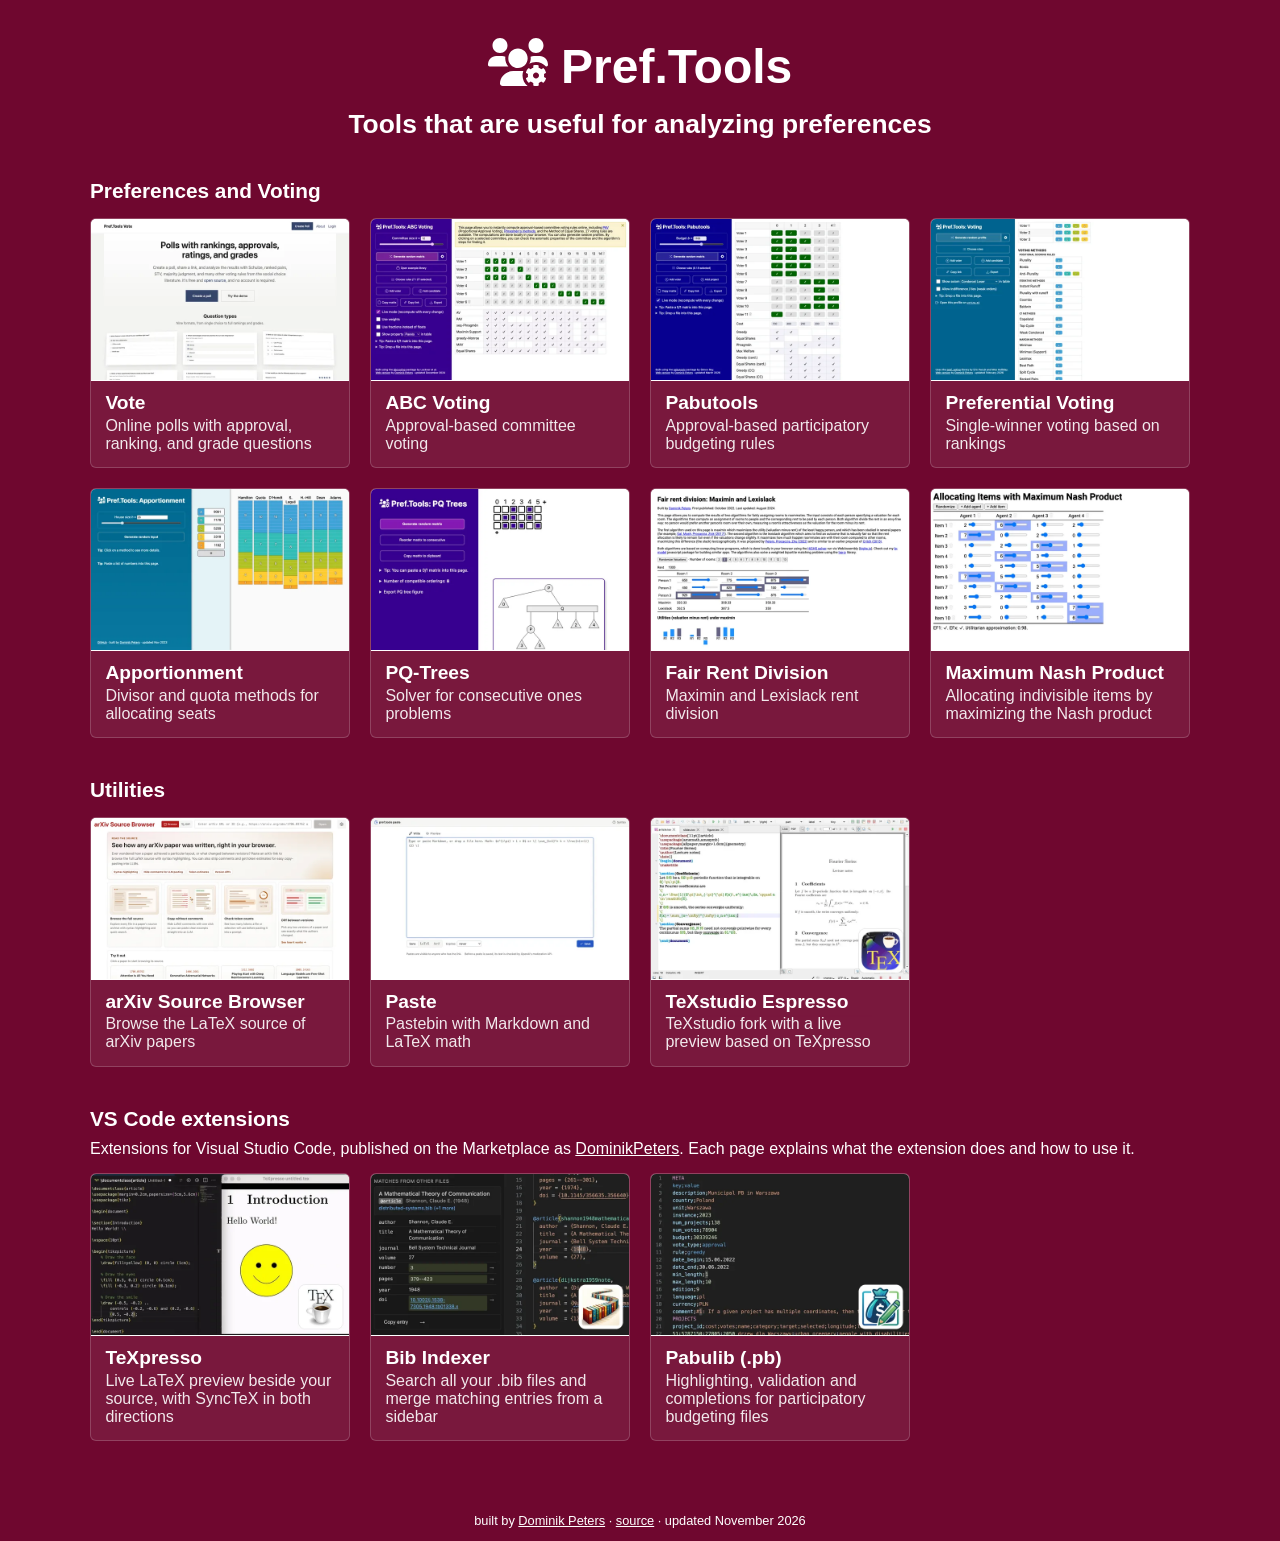
<file: index.html>
<!DOCTYPE html>
<html lang="en">

<head>
    <meta charset="utf-8">
    <meta name="viewport" content="width=device-width, initial-scale=1">
    <title>Pref.Tools</title>
    <meta name="description" content="Tools that are useful for analyzing preferences">
    <style>
        :root {
            --main-color: rgb(111, 7, 47);
        }

        body {
            background-color: var(--main-color);
            font-family: -apple-system, BlinkMacSystemFont, 'Segoe UI', Roboto, Oxygen, Ubuntu, Cantarell, 'Open Sans', 'Helvetica Neue', sans-serif;
            margin: 0;
            padding: 0;
            color: white;
        }

        main {
            display: flex;
            flex-direction: column;
            min-height: 100vh;
            box-sizing: border-box;
            padding: 0 1.25rem;
            text-align: center;
        }

        h1 {
            font-size: 300%;
            margin: 0.8em 0 0.3em;
        }

        h1 svg {
            height: 1em;
            margin-bottom: -3px;
        }

        h2 {
            margin: 0 0 1.5em;
            font-size: 165%;
        }

        section {
            max-width: 1100px;
            width: 100%;
            margin: 0 auto 2.5rem;
        }

        h3 {
            margin: 0 0 0.9rem;
            font-size: 130%;
            text-align: left;
        }

        .section-note {
            margin: -0.3rem 0 0.9rem;
            text-align: left;
        }

        .section-note a {
            color: white;
        }

        .grid {
            display: grid;
            grid-template-columns: repeat(auto-fill, minmax(260px, 1fr));
            gap: 1.25rem;
        }

        .card {
            display: flex;
            flex-direction: column;
            background: rgba(255, 255, 255, 0.07);
            border: 1px solid rgba(255, 255, 255, 0.18);
            border-radius: 6px;
            overflow: hidden;
            color: white;
            text-decoration: none;
            text-align: left;
        }

        .card:hover,
        .card:focus-visible {
            background: rgba(255, 255, 255, 0.14);
            border-color: rgba(255, 255, 255, 0.5);
        }

        .card img {
            display: block;
            width: 100%;
            height: auto;
            aspect-ratio: 8 / 5;
            object-fit: cover;
            background: white;
            border-bottom: 1px solid rgba(255, 255, 255, 0.18);
        }

        .card .name {
            font-weight: 600;
            font-size: 120%;
            padding: 0.7rem 0.9rem 0.15rem;
        }

        .card:hover .name {
            text-decoration: underline;
        }

        .card .desc {
            padding: 0 0.9rem 0.9rem;
            opacity: 0.9;
        }

        #credits {
            margin: auto 0 1em;
            padding-top: 2.5em;
            font-size: 80%;
        }

        #credits a {
            color: white;
        }
    </style>
</head>

<body>
    <main>
        <h1><svg aria-hidden="true" focusable="false" data-prefix="fas" data-icon="users-gear"
                class="svg-inline--fa fa-users-gear" role="img" xmlns="http://www.w3.org/2000/svg"
                viewBox="0 0 640 512">
                <path fill="currentColor"
                    d="M512 160c44.18 0 80-35.82 80-80S556.2 0 512 0c-44.18 0-80 35.82-80 80S467.8 160 512 160zM128 160c44.18 0 80-35.82 80-80S172.2 0 128 0C83.82 0 48 35.82 48 80S83.82 160 128 160zM319.9 320c57.41 0 103.1-46.56 103.1-104c0-57.44-46.54-104-103.1-104c-57.41 0-103.1 46.56-103.1 104C215.9 273.4 262.5 320 319.9 320zM368 400c0-16.69 3.398-32.46 8.619-47.36C374.3 352.5 372.2 352 369.9 352H270.1C191.6 352 128 411.7 128 485.3C128 500.1 140.7 512 156.4 512h266.1C389.5 485.6 368 445.5 368 400zM183.9 216c0-5.449 .9824-10.63 1.609-15.91C174.6 194.1 162.6 192 149.9 192H88.08C39.44 192 0 233.8 0 285.3C0 295.6 7.887 304 17.62 304h199.5C196.7 280.2 183.9 249.7 183.9 216zM551.9 192h-61.84c-12.8 0-24.88 3.037-35.86 8.24C454.8 205.5 455.8 210.6 455.8 216c0 21.47-5.625 41.38-14.65 59.34C462.2 263.4 486.1 256 512 256c42.48 0 80.27 18.74 106.6 48h3.756C632.1 304 640 295.6 640 285.3C640 233.8 600.6 192 551.9 192zM618.1 366.7c-5.025-16.01-13.59-30.62-24.75-42.71c-1.674-1.861-4.467-2.326-6.699-1.023l-19.17 11.07c-8.096-6.887-17.4-12.28-27.45-15.82V295.1c0-2.514-1.861-4.746-4.281-5.213c-16.56-3.723-33.5-3.629-49.32 0C484.9 291.2 483.1 293.5 483.1 295.1v22.24c-10.05 3.537-19.36 8.932-27.45 15.82l-19.26-11.07c-2.139-1.303-4.932-.8379-6.697 1.023c-11.17 12.1-19.73 26.71-24.66 42.71c-.7441 2.512 .2793 5.117 2.42 6.326l19.17 11.17c-1.859 10.42-1.859 21.21 0 31.64l-19.17 11.17c-2.234 1.209-3.164 3.816-2.42 6.328c4.932 16.01 13.49 30.52 24.66 42.71c1.766 1.863 4.467 2.328 6.697 1.025l19.26-11.07c8.094 6.887 17.4 12.28 27.45 15.82v22.24c0 2.514 1.77 4.746 4.188 5.211c16.66 3.723 33.5 3.629 49.32 0c2.42-.4648 4.281-2.697 4.281-5.211v-22.24c10.05-3.535 19.36-8.932 27.45-15.82l19.17 11.07c2.141 1.303 5.025 .8379 6.699-1.025c11.17-12.1 19.73-26.7 24.75-42.71c.7441-2.512-.2773-5.119-2.512-6.328l-19.17-11.17c1.953-10.42 1.953-21.22 0-31.64l19.17-11.17C618.7 371.8 619.7 369.2 618.1 366.7zM512 432c-17.67 0-32-14.33-32-32c0-17.67 14.33-32 32-32s32 14.33 32 32C544 417.7 529.7 432 512 432z">
                </path>
            </svg> Pref.Tools</h1>
        <h2>Tools that are useful for analyzing preferences</h2>

        <section>
            <h3>Preferences and Voting</h3>
            <div class="grid">
            <a class="card" href="/vote">
                <img src="img/vote.webp" width="640" height="400" alt="" loading="lazy">
                <span class="name">Vote</span>
                <span class="desc">Online polls with approval, ranking, and grade questions</span>
            </a>
                <a class="card" href="/abcvoting">
                <img src="img/abcvoting.webp" width="640" height="400" alt="" loading="lazy">
                <span class="name">ABC Voting</span>
                <span class="desc">Approval-based committee voting</span>
            </a>
                <a class="card" href="/pabutools">
                <img src="img/pabutools.webp" width="640" height="400" alt="" loading="lazy">
                <span class="name">Pabutools</span>
                <span class="desc">Approval-based participatory budgeting rules</span>
            </a>
                <a class="card" href="/pref_voting">
                <img src="img/pref_voting.webp" width="640" height="400" alt="" loading="lazy">
                <span class="name">Preferential Voting</span>
                <span class="desc">Single-winner voting based on rankings</span>
            </a>
                <a class="card" href="/apportionment">
                <img src="img/apportionment.webp" width="640" height="400" alt="" loading="lazy">
                <span class="name">Apportionment</span>
                <span class="desc">Divisor and quota methods for allocating seats</span>
            </a>
                <a class="card" href="/pqtree">
                <img src="img/pqtree.webp" width="640" height="400" alt="" loading="lazy">
                <span class="name">PQ-Trees</span>
                <span class="desc">Solver for consecutive ones problems</span>
            </a>
                <a class="card" href="/rent">
                <img src="img/rent.webp" width="640" height="400" alt="" loading="lazy">
                <span class="name">Fair Rent Division</span>
                <span class="desc">Maximin and Lexislack rent division</span>
            </a>
                <a class="card" href="/nash-indivisible">
                <img src="img/nash.webp" width="640" height="400" alt="" loading="lazy">
                <span class="name">Maximum Nash Product</span>
                <span class="desc">Allocating indivisible items by maximizing the Nash product</span>
            </a>
                </div>
        </section>

        <section>
            <h3>Utilities</h3>
            <div class="grid">
            <a class="card" href="https://arxiv-source-browser.pref.tools/">
                <img src="img/arxiv.webp" width="640" height="400" alt="" loading="lazy">
                <span class="name">arXiv Source Browser</span>
                <span class="desc">Browse the LaTeX source of arXiv papers</span>
            </a>
            <a class="card" href="/paste">
                <img src="img/paste.webp" width="640" height="400" alt="" loading="lazy">
                <span class="name">Paste</span>
                <span class="desc">Pastebin with Markdown and LaTeX math</span>
            </a>
            <a class="card" href="/texstudio-espresso/">
                <img src="img/texstudio-espresso.webp" width="640" height="400" alt="" loading="lazy">
                <span class="name">TeXstudio Espresso</span>
                <span class="desc">TeXstudio fork with a live preview based on TeXpresso</span>
            </a>
            </div>
        </section>

        <section>
            <h3>VS Code extensions</h3>
            <p class="section-note">Extensions for Visual Studio Code, published on the Marketplace as <a href="https://marketplace.visualstudio.com/publishers/DominikPeters">DominikPeters</a>. Each page explains what the extension does and how to use it.</p>
            <div class="grid">
            <a class="card" href="/extensions/texpresso/">
                <img src="img/texpresso.webp" width="640" height="400" alt="" loading="lazy">
                <span class="name">TeXpresso</span>
                <span class="desc">Live LaTeX preview beside your source, with SyncTeX in both directions</span>
            </a>
            <a class="card" href="/extensions/bib-indexer/">
                <img src="img/bib-indexer.webp" width="640" height="400" alt="" loading="lazy">
                <span class="name">Bib Indexer</span>
                <span class="desc">Search all your .bib files and merge matching entries from a sidebar</span>
            </a>
            <a class="card" href="/extensions/pabulib-pb/">
                <img src="img/pabulib-pb.webp" width="640" height="400" alt="" loading="lazy">
                <span class="name">Pabulib (.pb)</span>
                <span class="desc">Highlighting, validation and completions for participatory budgeting files</span>
            </a>
            </div>
        </section>

        <p id="credits">
            built by <a href="https://dominik-peters.de">Dominik Peters</a>
            &middot; <a href="https://github.com/DominikPeters/pref-tools-landing-page">source</a>
            &middot; updated November 2026
        </p>
    </main>
</body>

</html>
</file>
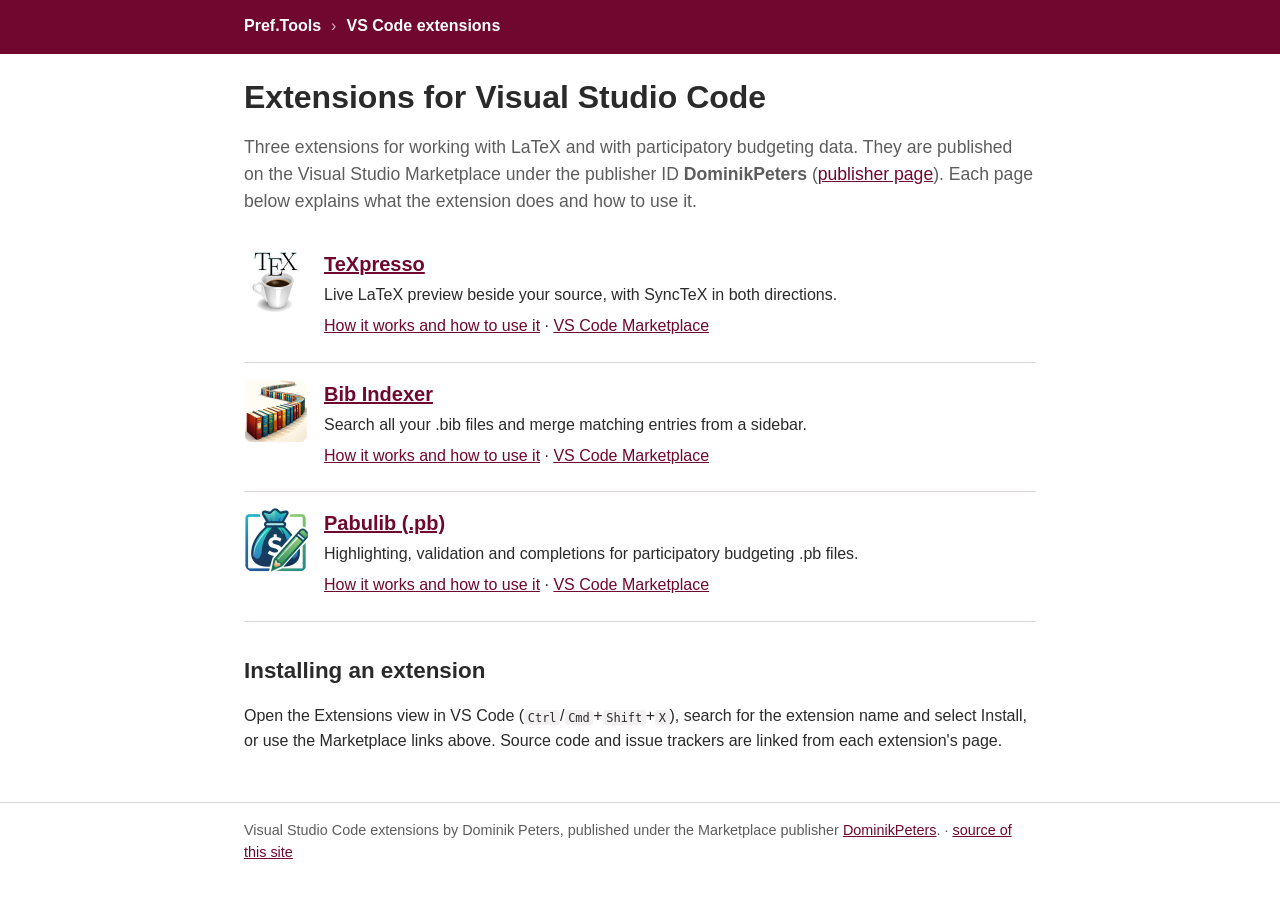
<file: extensions/index.html>
<!DOCTYPE html>
<html lang="en">

<head>
    <meta charset="utf-8">
    <meta name="viewport" content="width=device-width, initial-scale=1">
    <title>VS Code extensions | Pref.Tools</title>
    <meta name="description" content="Visual Studio Code extensions for LaTeX and participatory budgeting: TeXpresso, Bib Indexer and Pabulib (.pb).">
    <link rel="icon" href="/favicon.ico">
    <link rel="stylesheet" href="style.css">
</head>

<body>
    <header>
        <div class="bar">
            <a href="/">Pref.Tools</a>
            <span class="sep">&rsaquo;</span>
            <a href="/extensions/">VS Code extensions</a>
        </div>
    </header>
    <main>
        <h1>Extensions for Visual Studio Code</h1>
        <p class="lead">Three extensions for working with LaTeX and with participatory budgeting data. They are published on the Visual Studio Marketplace under the publisher ID <strong>DominikPeters</strong> (<a href="https://marketplace.visualstudio.com/publishers/DominikPeters">publisher page</a>). Each page below explains what the extension does and how to use it.</p>
        <div class="ext-card">
            <img src="img/texpresso-logo.png" alt="" width="64" height="64">
            <div>
                <h2><a href="texpresso/">TeXpresso</a></h2>
                <p>Live LaTeX preview beside your source, with SyncTeX in both directions.</p>
                <p class="links"><a href="texpresso/">How it works and how to use it</a> &middot; <a href="https://marketplace.visualstudio.com/items?itemName=DominikPeters.texpresso-basic">VS Code Marketplace</a></p>
            </div>
        </div>
        <div class="ext-card">
            <img src="img/bib-indexer-logo.png" alt="" width="64" height="64">
            <div>
                <h2><a href="bib-indexer/">Bib Indexer</a></h2>
                <p>Search all your .bib files and merge matching entries from a sidebar.</p>
                <p class="links"><a href="bib-indexer/">How it works and how to use it</a> &middot; <a href="https://marketplace.visualstudio.com/items?itemName=DominikPeters.bib-indexer">VS Code Marketplace</a></p>
            </div>
        </div>
        <div class="ext-card">
            <img src="img/pabulib-pb-logo.png" alt="" width="64" height="64">
            <div>
                <h2><a href="pabulib-pb/">Pabulib (.pb)</a></h2>
                <p>Highlighting, validation and completions for participatory budgeting .pb files.</p>
                <p class="links"><a href="pabulib-pb/">How it works and how to use it</a> &middot; <a href="https://marketplace.visualstudio.com/items?itemName=DominikPeters.pabulib-pb">VS Code Marketplace</a></p>
            </div>
        </div>
        <h2>Installing an extension</h2>
        <p>Open the Extensions view in VS Code (<kbd>Ctrl</kbd>/<kbd>Cmd</kbd>+<kbd>Shift</kbd>+<kbd>X</kbd>), search for the extension name and select Install, or use the Marketplace links above. Source code and issue trackers are linked from each extension's page.</p>
    </main>
    <footer>
        <p>
            Visual Studio Code extensions by Dominik Peters, published under the Marketplace publisher
            <a href="https://marketplace.visualstudio.com/publishers/DominikPeters">DominikPeters</a>.
            &middot; <a href="https://github.com/DominikPeters/pref-tools-landing-page">source of this site</a>
        </p>
    </footer>
</body>

</html>
</file>
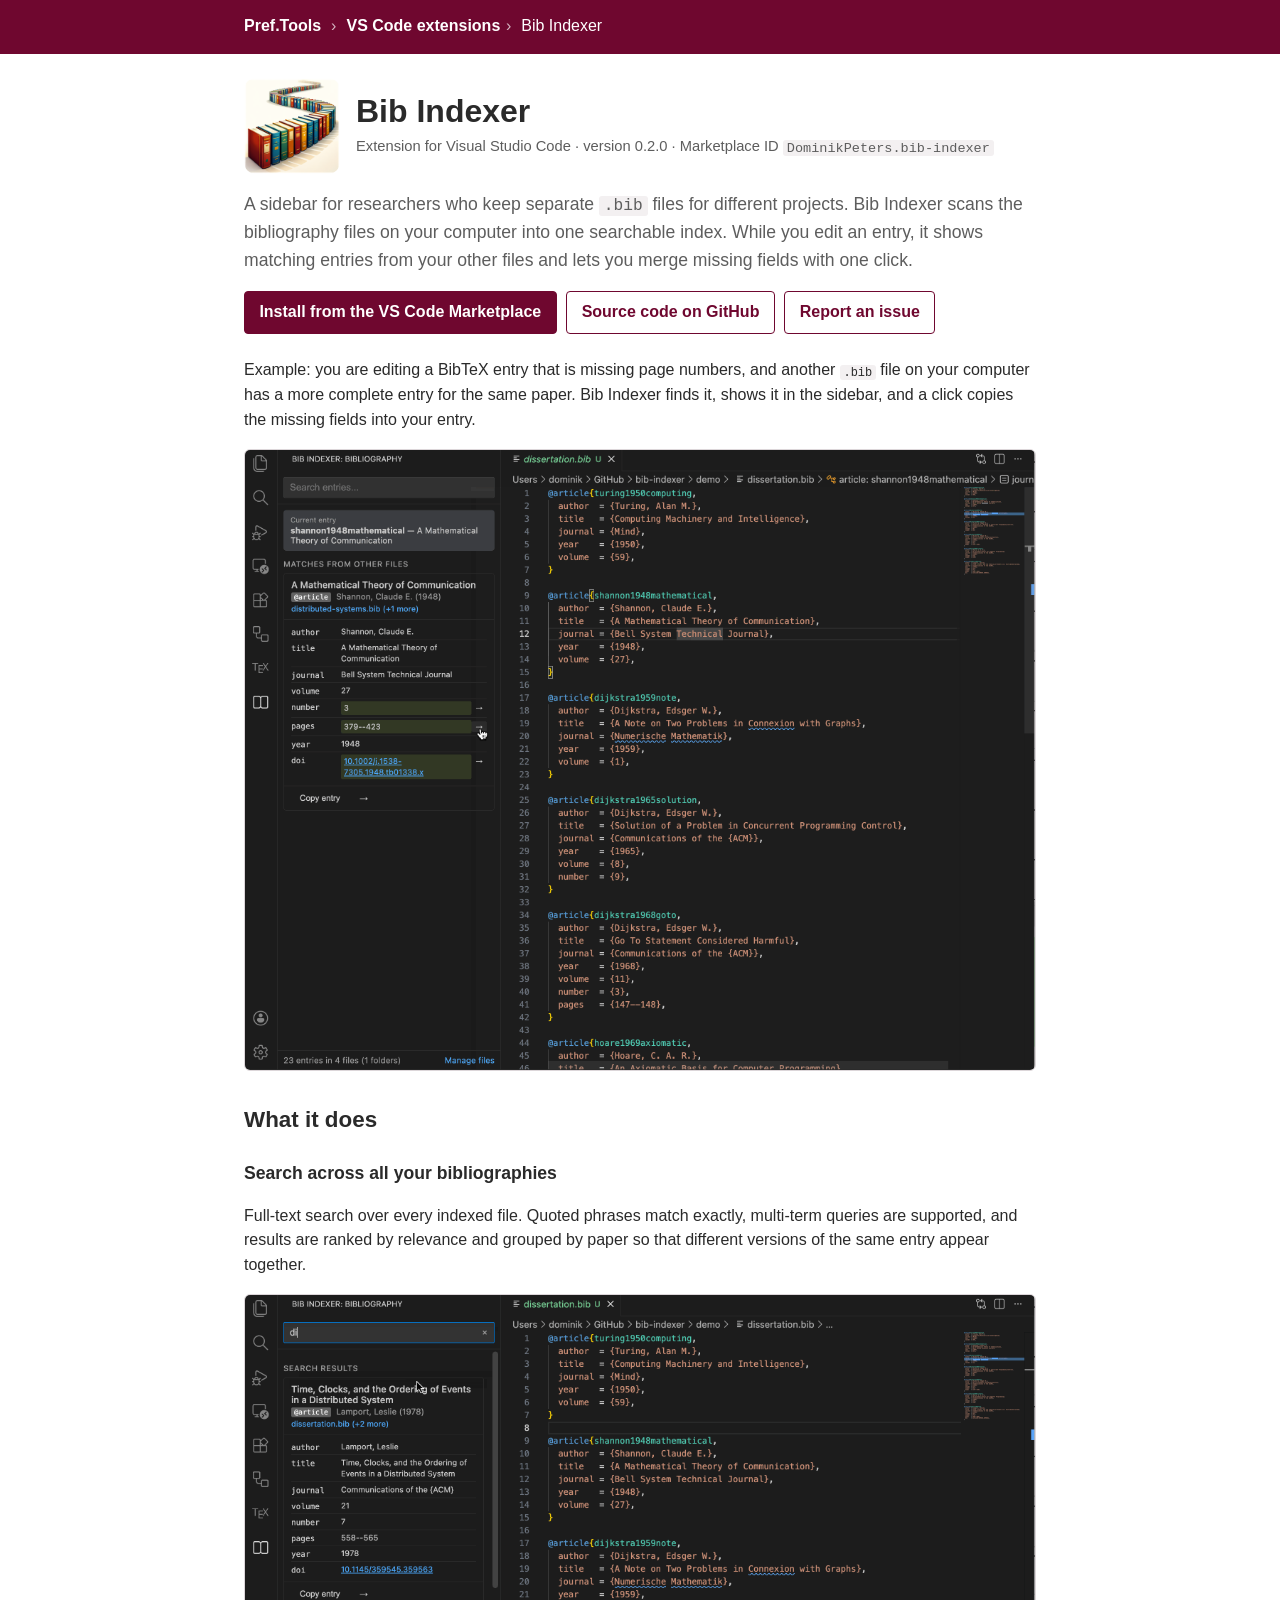
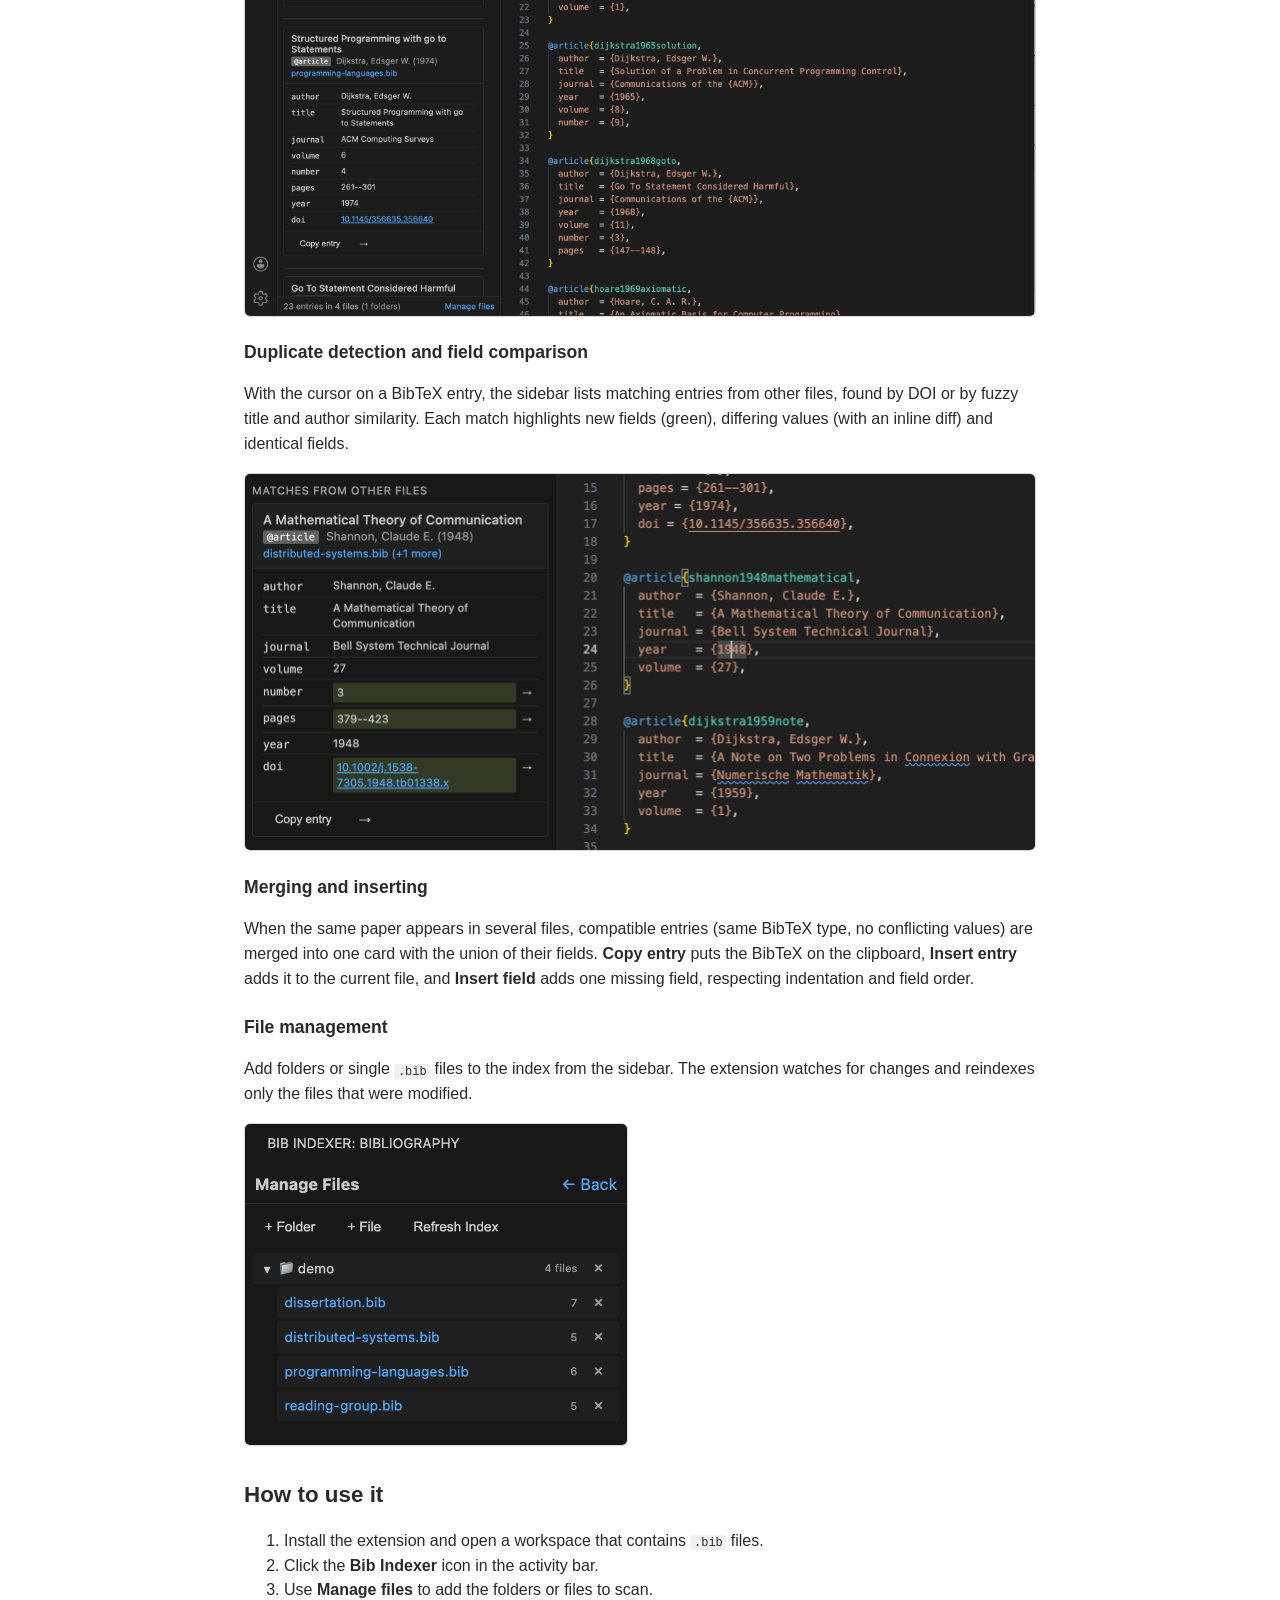
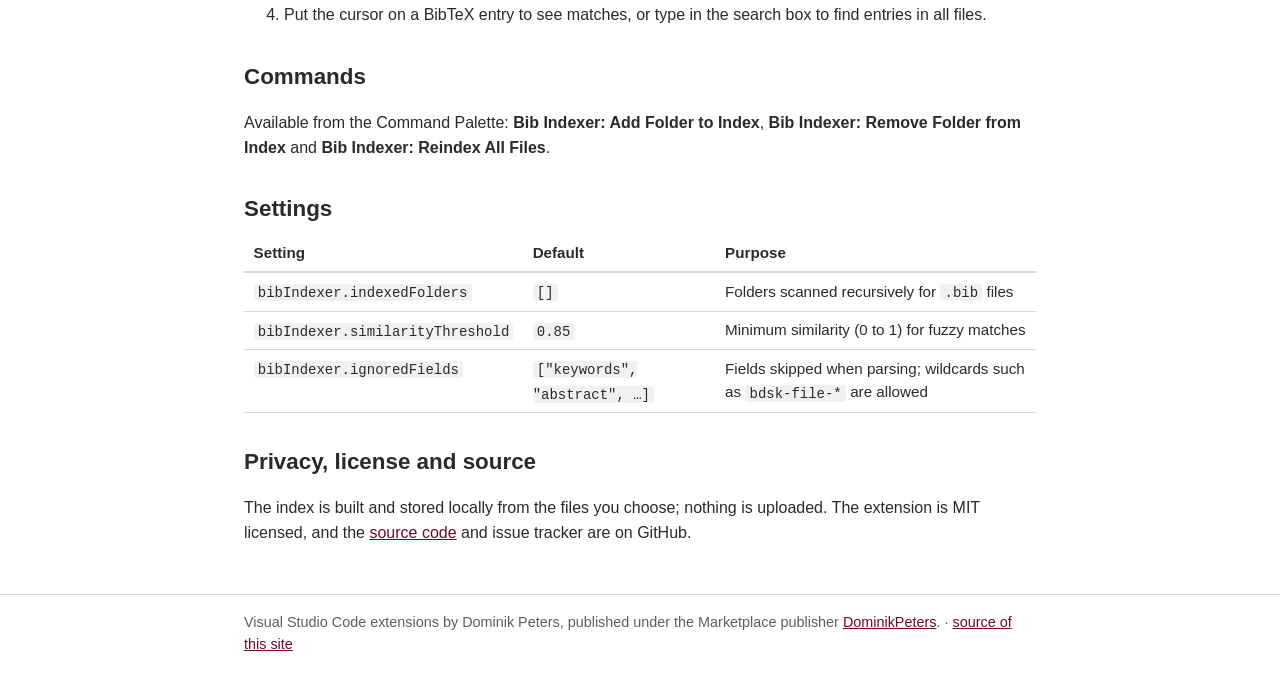
<file: extensions/bib-indexer/index.html>
<!DOCTYPE html>
<html lang="en">

<head>
    <meta charset="utf-8">
    <meta name="viewport" content="width=device-width, initial-scale=1">
    <title>Bib Indexer for VS Code | Pref.Tools</title>
    <meta name="description" content="Search and merge BibTeX entries across all your .bib files from a Visual Studio Code sidebar: what it does, how to install and use it.">
    <link rel="icon" href="/favicon.ico">
    <link rel="stylesheet" href="../style.css">
</head>

<body>
    <header>
        <div class="bar">
            <a href="/">Pref.Tools</a>
            <span class="sep">&rsaquo;</span>
            <a href="/extensions/">VS Code extensions</a><span class="sep">&rsaquo;</span> Bib Indexer
        </div>
    </header>
    <main>
        <div class="ext-header">
            <img src="../img/bib-indexer-logo.png" alt="" width="96" height="96">
            <div>
                <h1>Bib Indexer</h1>
                <p class="meta">Extension for Visual Studio Code &middot; version 0.2.0 &middot; Marketplace ID <code>DominikPeters.bib-indexer</code></p>
            </div>
        </div>
        <p class="lead">A sidebar for researchers who keep separate <code>.bib</code> files for different projects. Bib Indexer scans the bibliography files on your computer into one searchable index. While you edit an entry, it shows matching entries from your other files and lets you merge missing fields with one click.</p>
        <p class="actions">
            <a class="button" href="https://marketplace.visualstudio.com/items?itemName=DominikPeters.bib-indexer">Install from the VS Code Marketplace</a>
            <a class="button secondary" href="https://github.com/DominikPeters/bib-indexer">Source code on GitHub</a>
            <a class="button secondary" href="https://github.com/DominikPeters/bib-indexer/issues">Report an issue</a>
        </p>
        <p>Example: you are editing a BibTeX entry that is missing page numbers, and another <code>.bib</code> file on your computer has a more complete entry for the same paper. Bib Indexer finds it, shows it in the sidebar, and a click copies the missing fields into your entry.</p>
        <p><img class="shot " src="../img/bib-indexer-merge.gif" alt="Bib Indexer sidebar showing a matching entry and inserting missing fields into the current entry" loading="lazy"></p>
        <h2>What it does</h2>
        <h3>Search across all your bibliographies</h3>
        <p>Full-text search over every indexed file. Quoted phrases match exactly, multi-term queries are supported, and results are ranked by relevance and grouped by paper so that different versions of the same entry appear together.</p>
        <p><img class="shot " src="../img/bib-indexer-search.gif" alt="Searching all indexed bibliography files from the sidebar" loading="lazy"></p>
        <h3>Duplicate detection and field comparison</h3>
        <p>With the cursor on a BibTeX entry, the sidebar lists matching entries from other files, found by DOI or by fuzzy title and author similarity. Each match highlights new fields (green), differing values (with an inline diff) and identical fields.</p>
        <p><img class="shot " src="../img/bib-indexer-diff.png" alt="Match cards in the Bib Indexer sidebar next to the BibTeX source" loading="lazy"></p>
        <h3>Merging and inserting</h3>
        <p>When the same paper appears in several files, compatible entries (same BibTeX type, no conflicting values) are merged into one card with the union of their fields. <strong>Copy entry</strong> puts the BibTeX on the clipboard, <strong>Insert entry</strong> adds it to the current file, and <strong>Insert field</strong> adds one missing field, respecting indentation and field order.</p>
        <h3>File management</h3>
        <p>Add folders or single <code>.bib</code> files to the index from the sidebar. The extension watches for changes and reindexes only the files that were modified.</p>
        <p><img class="shot small" src="../img/bib-indexer-files.png" alt="The Manage Files view of Bib Indexer listing indexed folders" loading="lazy"></p>
        <h2>How to use it</h2>
        <ol>
            <li>Install the extension and open a workspace that contains <code>.bib</code> files.</li>
            <li>Click the <strong>Bib Indexer</strong> icon in the activity bar.</li>
            <li>Use <strong>Manage files</strong> to add the folders or files to scan.</li>
            <li>Put the cursor on a BibTeX entry to see matches, or type in the search box to find entries in all files.</li>
        </ol>

        <h2>Commands</h2>
        <p>Available from the Command Palette: <strong>Bib Indexer: Add Folder to Index</strong>, <strong>Bib Indexer: Remove Folder from Index</strong> and <strong>Bib Indexer: Reindex All Files</strong>.</p>

        <h2>Settings</h2>
        <table>
            <tr><th>Setting</th><th>Default</th><th>Purpose</th></tr>
            <tr><td><code>bibIndexer.indexedFolders</code></td><td><code>[]</code></td><td>Folders scanned recursively for <code>.bib</code> files</td></tr>
            <tr><td><code>bibIndexer.similarityThreshold</code></td><td><code>0.85</code></td><td>Minimum similarity (0 to 1) for fuzzy matches</td></tr>
            <tr><td><code>bibIndexer.ignoredFields</code></td><td><code>["keywords", "abstract", &hellip;]</code></td><td>Fields skipped when parsing; wildcards such as <code>bdsk-file-*</code> are allowed</td></tr>
        </table>

        <h2>Privacy, license and source</h2>
        <p>The index is built and stored locally from the files you choose; nothing is uploaded. The extension is MIT licensed, and the <a href="https://github.com/DominikPeters/bib-indexer">source code</a> and issue tracker are on GitHub.</p>
    </main>
    <footer>
        <p>
            Visual Studio Code extensions by Dominik Peters, published under the Marketplace publisher
            <a href="https://marketplace.visualstudio.com/publishers/DominikPeters">DominikPeters</a>.
            &middot; <a href="https://github.com/DominikPeters/pref-tools-landing-page">source of this site</a>
        </p>
    </footer>
</body>

</html>
</file>
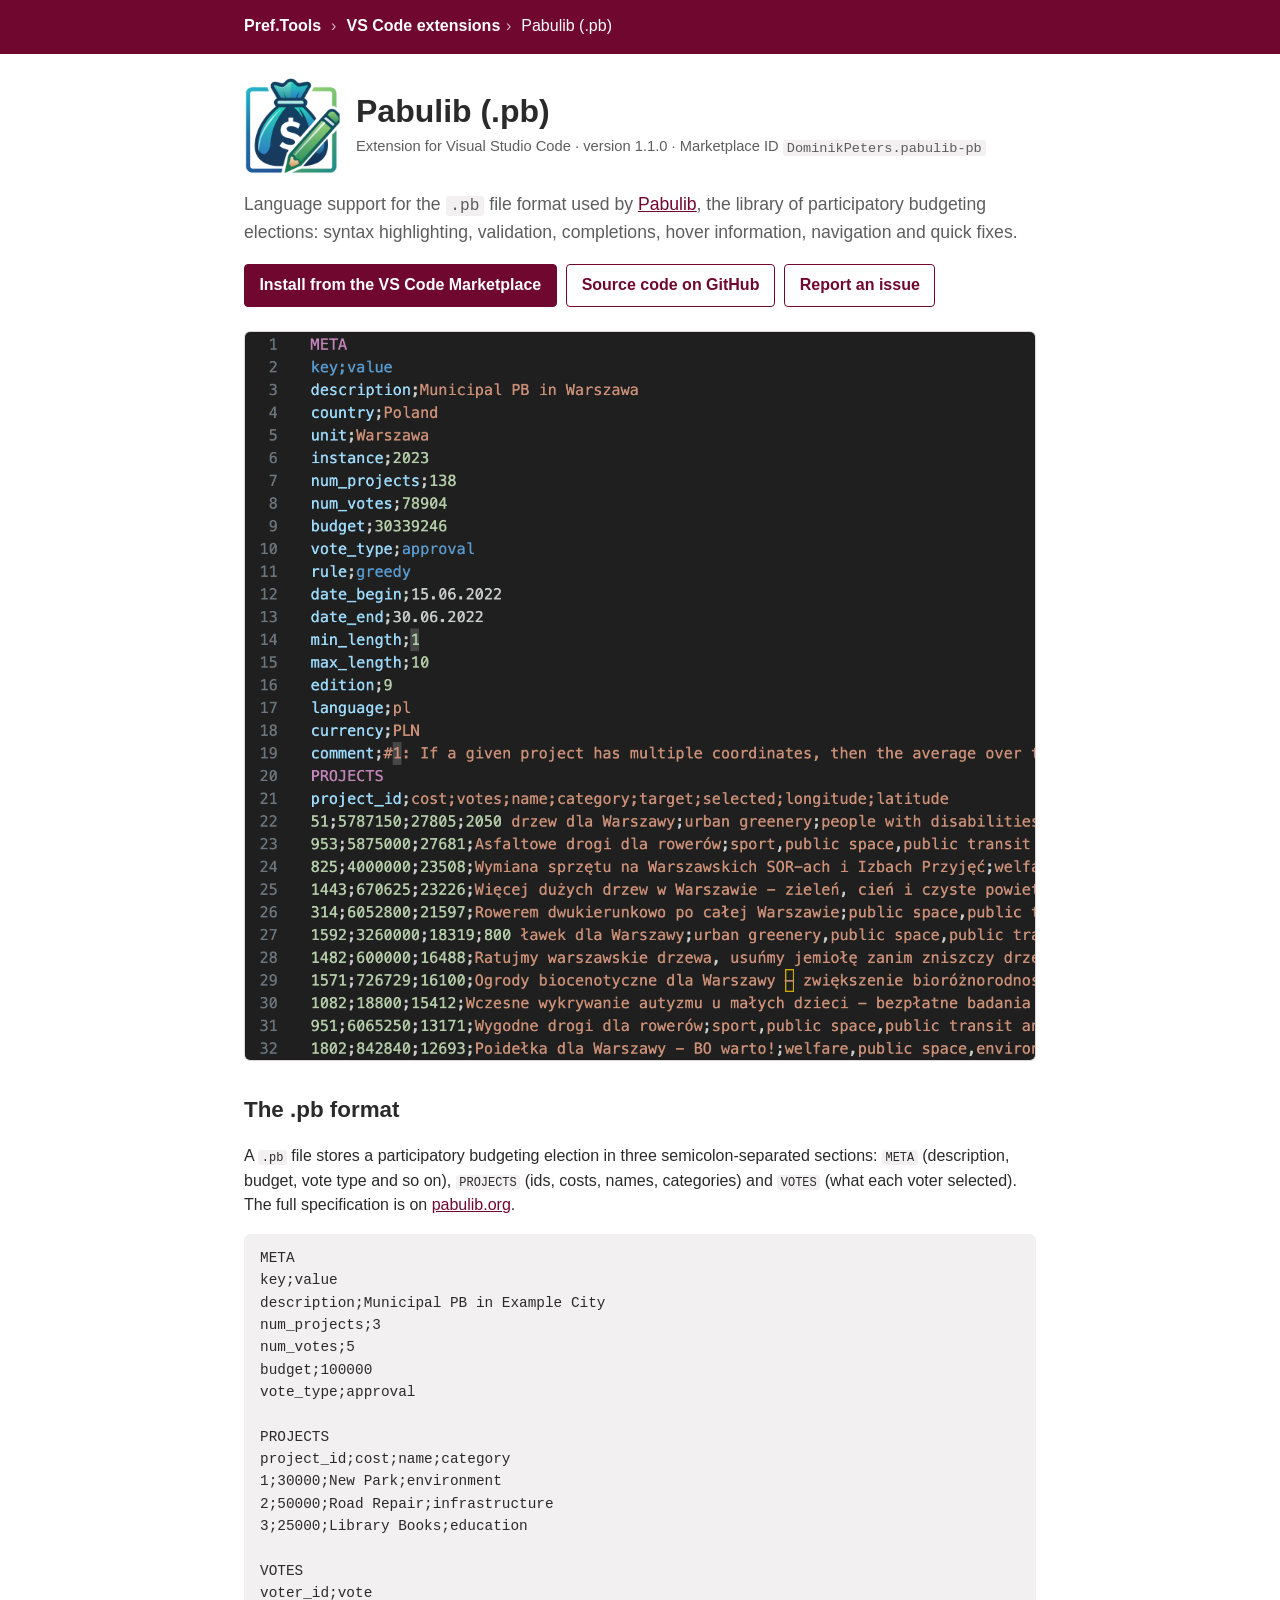
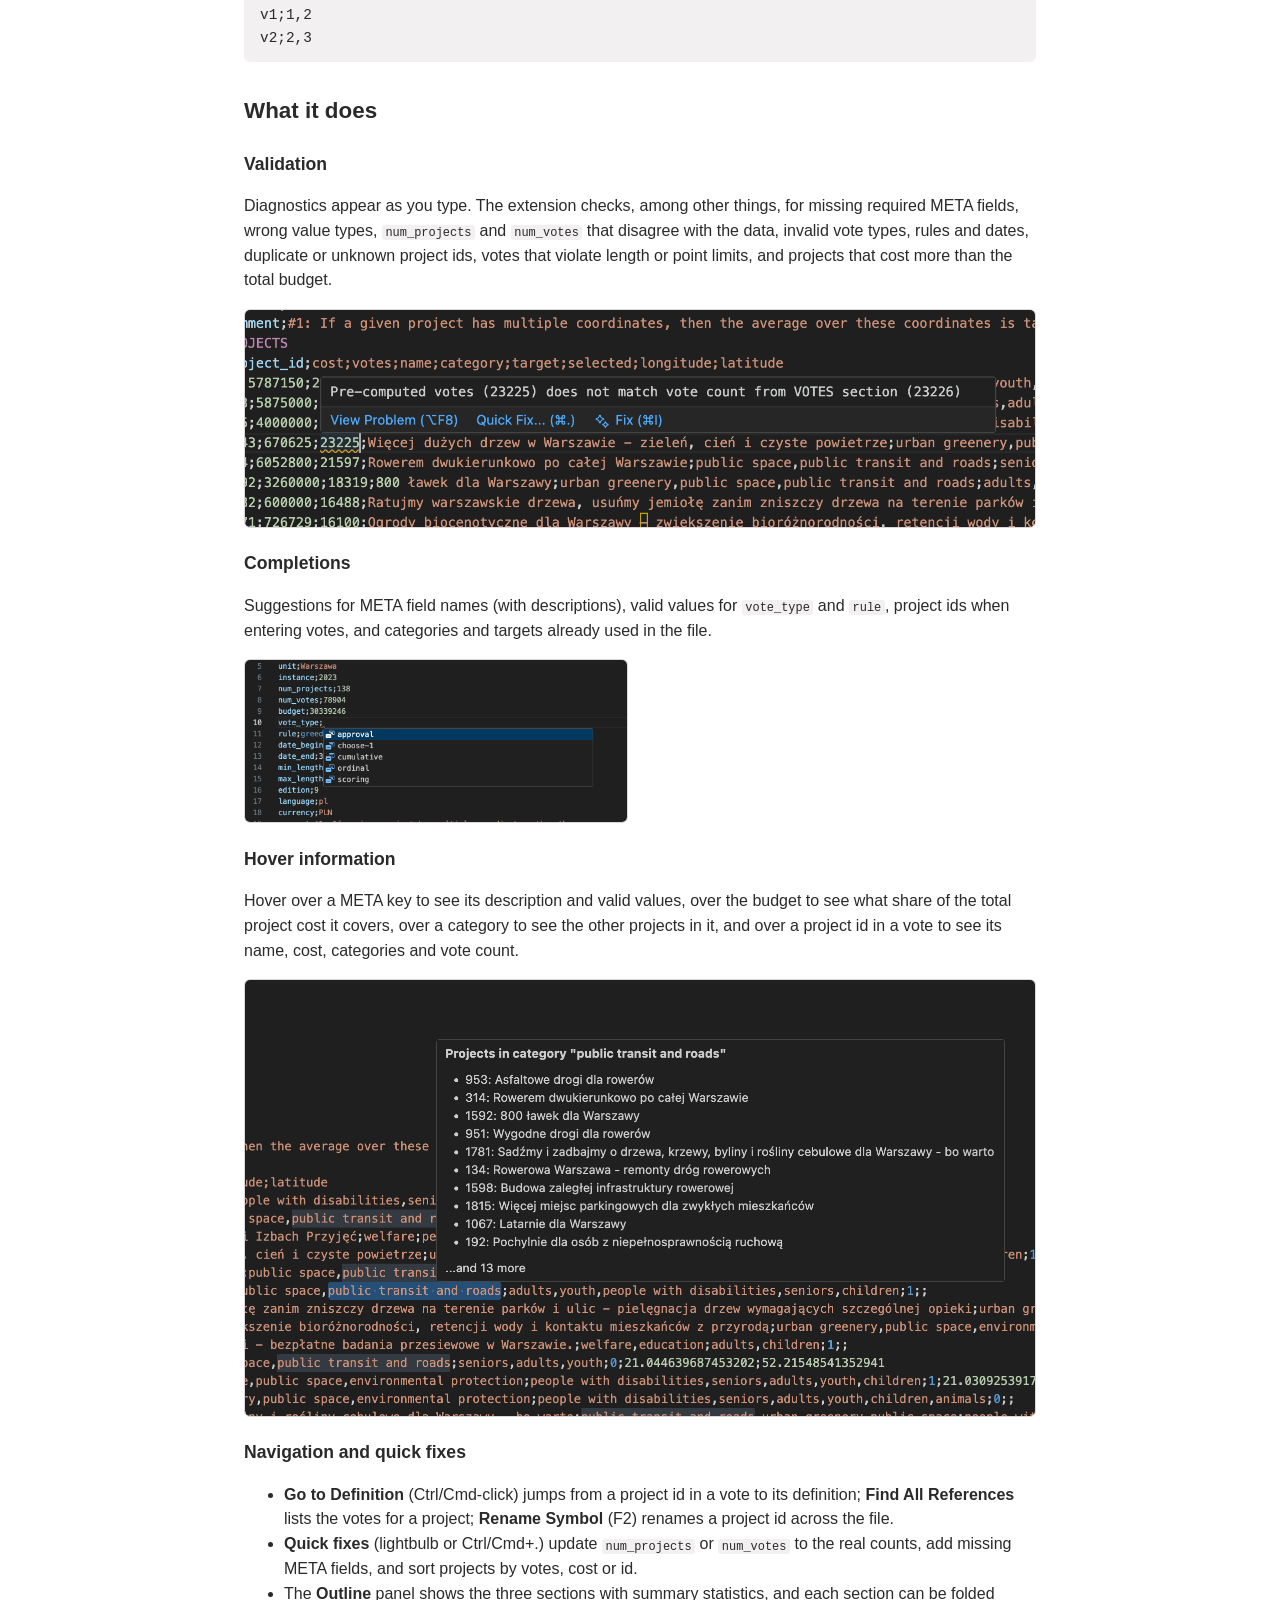
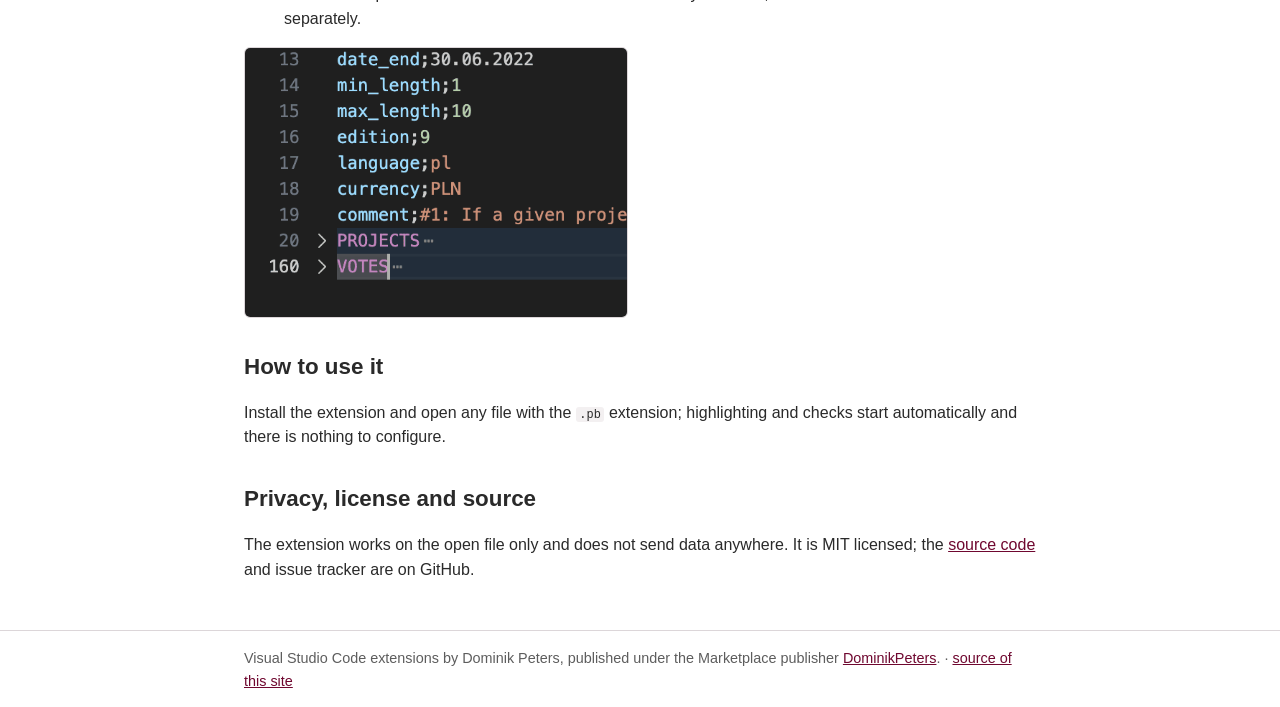
<file: extensions/pabulib-pb/index.html>
<!DOCTYPE html>
<html lang="en">

<head>
    <meta charset="utf-8">
    <meta name="viewport" content="width=device-width, initial-scale=1">
    <title>Pabulib (.pb) for VS Code | Pref.Tools</title>
    <meta name="description" content="Syntax highlighting, validation and completions for Pabulib .pb participatory budgeting files in Visual Studio Code.">
    <link rel="icon" href="/favicon.ico">
    <link rel="stylesheet" href="../style.css">
</head>

<body>
    <header>
        <div class="bar">
            <a href="/">Pref.Tools</a>
            <span class="sep">&rsaquo;</span>
            <a href="/extensions/">VS Code extensions</a><span class="sep">&rsaquo;</span> Pabulib (.pb)
        </div>
    </header>
    <main>
        <div class="ext-header">
            <img src="../img/pabulib-pb-logo.png" alt="" width="96" height="96">
            <div>
                <h1>Pabulib (.pb)</h1>
                <p class="meta">Extension for Visual Studio Code &middot; version 1.1.0 &middot; Marketplace ID <code>DominikPeters.pabulib-pb</code></p>
            </div>
        </div>
        <p class="lead">Language support for the <code>.pb</code> file format used by <a href="http://pabulib.org/">Pabulib</a>, the library of participatory budgeting elections: syntax highlighting, validation, completions, hover information, navigation and quick fixes.</p>
        <p class="actions">
            <a class="button" href="https://marketplace.visualstudio.com/items?itemName=DominikPeters.pabulib-pb">Install from the VS Code Marketplace</a>
            <a class="button secondary" href="https://github.com/DominikPeters/pb-vscode">Source code on GitHub</a>
            <a class="button secondary" href="https://github.com/DominikPeters/pb-vscode/issues">Report an issue</a>
        </p>
        <p><img class="shot " src="../img/pabulib-pb-syntax.png" alt="A .pb file with syntax highlighting for META, PROJECTS and VOTES" loading="lazy"></p>
        <h2>The .pb format</h2>
        <p>A <code>.pb</code> file stores a participatory budgeting election in three semicolon-separated sections: <code>META</code> (description, budget, vote type and so on), <code>PROJECTS</code> (ids, costs, names, categories) and <code>VOTES</code> (what each voter selected). The full specification is on <a href="http://pabulib.org/">pabulib.org</a>.</p>
        <pre>META
key;value
description;Municipal PB in Example City
num_projects;3
num_votes;5
budget;100000
vote_type;approval

PROJECTS
project_id;cost;name;category
1;30000;New Park;environment
2;50000;Road Repair;infrastructure
3;25000;Library Books;education

VOTES
voter_id;vote
v1;1,2
v2;2,3</pre>

        <h2>What it does</h2>
        <h3>Validation</h3>
        <p>Diagnostics appear as you type. The extension checks, among other things, for missing required META fields, wrong value types, <code>num_projects</code> and <code>num_votes</code> that disagree with the data, invalid vote types, rules and dates, duplicate or unknown project ids, votes that violate length or point limits, and projects that cost more than the total budget.</p>
        <p><img class="shot " src="../img/pabulib-pb-correction.png" alt="A diagnostic reporting that num_votes does not match the number of votes, with a quick fix" loading="lazy"></p>
        <h3>Completions</h3>
        <p>Suggestions for META field names (with descriptions), valid values for <code>vote_type</code> and <code>rule</code>, project ids when entering votes, and categories and targets already used in the file.</p>
        <p><img class="shot small" src="../img/pabulib-pb-autocomplete.png" alt="Completion list for the vote_type value" loading="lazy"></p>
        <h3>Hover information</h3>
        <p>Hover over a META key to see its description and valid values, over the budget to see what share of the total project cost it covers, over a category to see the other projects in it, and over a project id in a vote to see its name, cost, categories and vote count.</p>
        <p><img class="shot " src="../img/pabulib-pb-hover-category.png" alt="Hover showing other projects that share a category" loading="lazy"></p>
        <h3>Navigation and quick fixes</h3>
        <ul>
            <li><strong>Go to Definition</strong> (Ctrl/Cmd-click) jumps from a project id in a vote to its definition; <strong>Find All References</strong> lists the votes for a project; <strong>Rename Symbol</strong> (F2) renames a project id across the file.</li>
            <li><strong>Quick fixes</strong> (lightbulb or Ctrl/Cmd+.) update <code>num_projects</code> or <code>num_votes</code> to the real counts, add missing META fields, and sort projects by votes, cost or id.</li>
            <li>The <strong>Outline</strong> panel shows the three sections with summary statistics, and each section can be folded separately.</li>
        </ul>
        <p><img class="shot small" src="../img/pabulib-pb-folding.png" alt="Folded META, PROJECTS and VOTES sections" loading="lazy"></p>
        <h2>How to use it</h2>
        <p>Install the extension and open any file with the <code>.pb</code> extension; highlighting and checks start automatically and there is nothing to configure.</p>

        <h2>Privacy, license and source</h2>
        <p>The extension works on the open file only and does not send data anywhere. It is MIT licensed; the <a href="https://github.com/DominikPeters/pb-vscode">source code</a> and issue tracker are on GitHub.</p>
    </main>
    <footer>
        <p>
            Visual Studio Code extensions by Dominik Peters, published under the Marketplace publisher
            <a href="https://marketplace.visualstudio.com/publishers/DominikPeters">DominikPeters</a>.
            &middot; <a href="https://github.com/DominikPeters/pref-tools-landing-page">source of this site</a>
        </p>
    </footer>
</body>

</html>
</file>
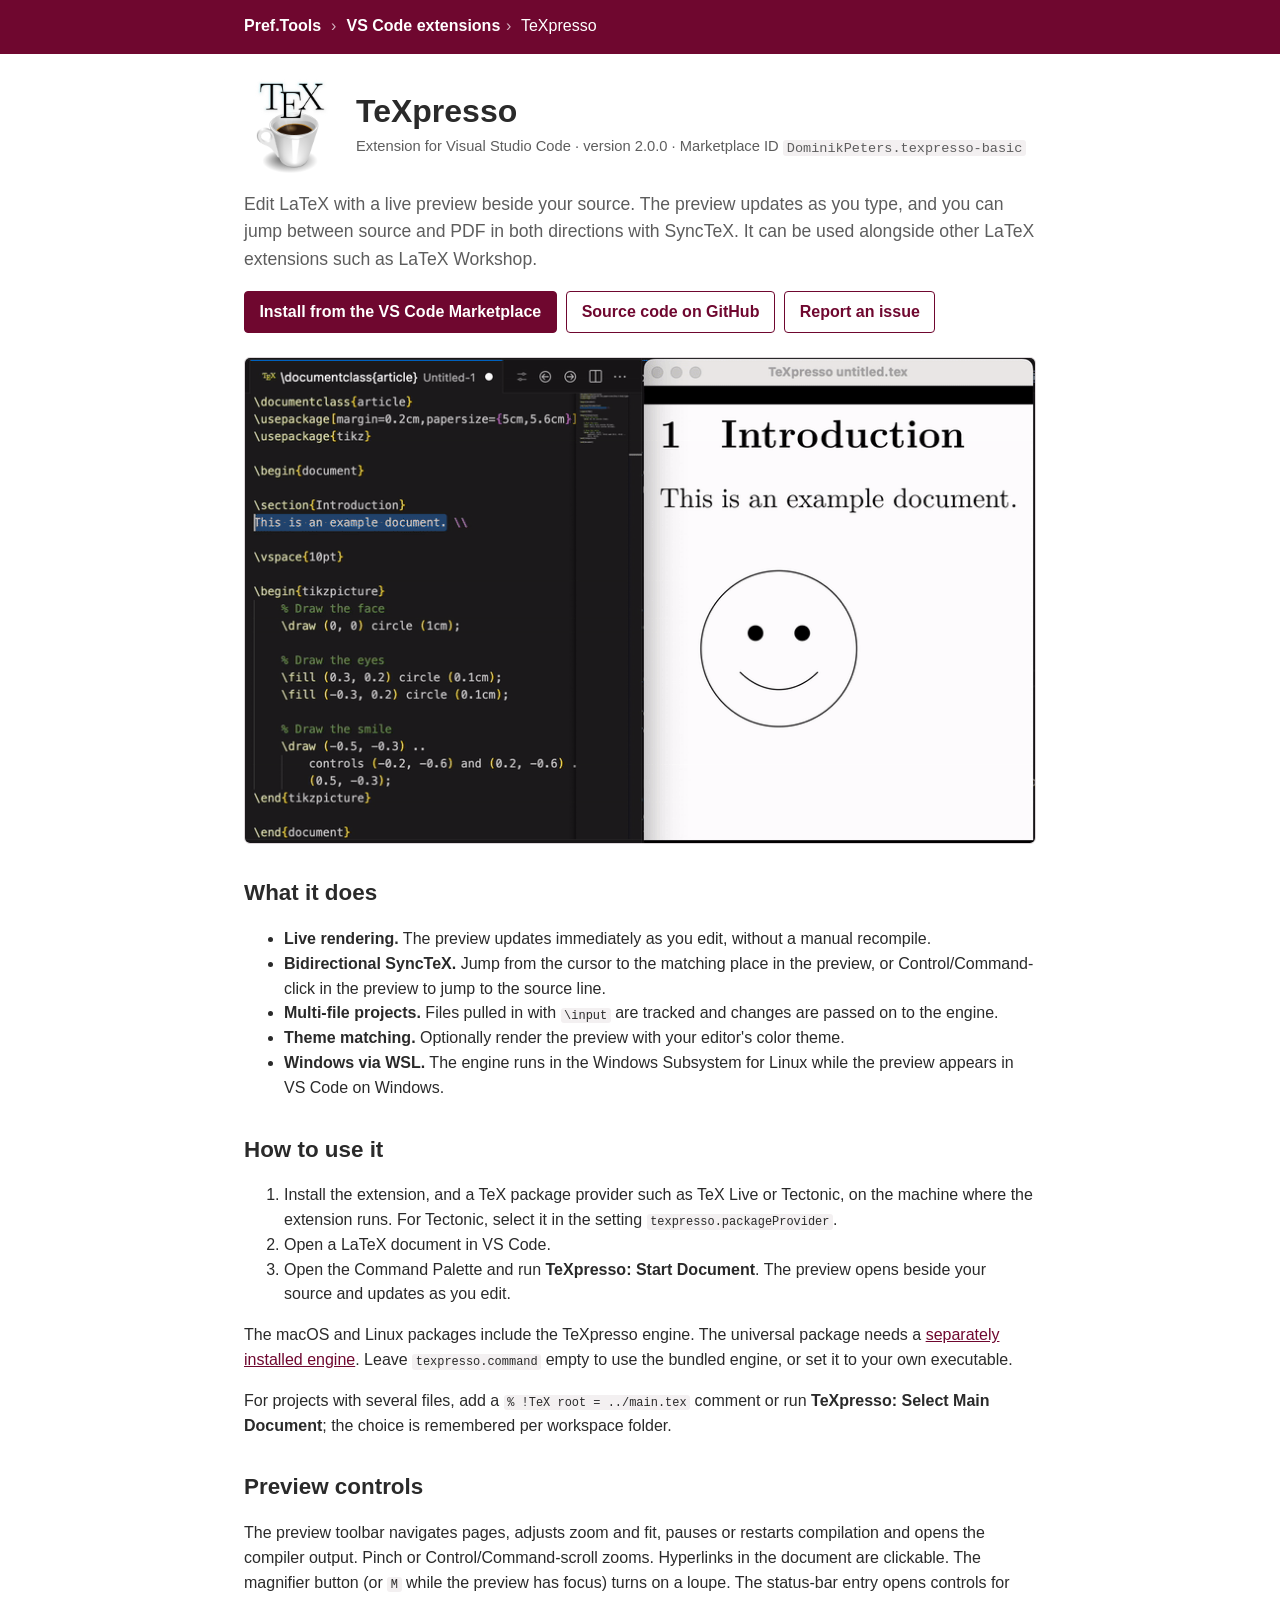
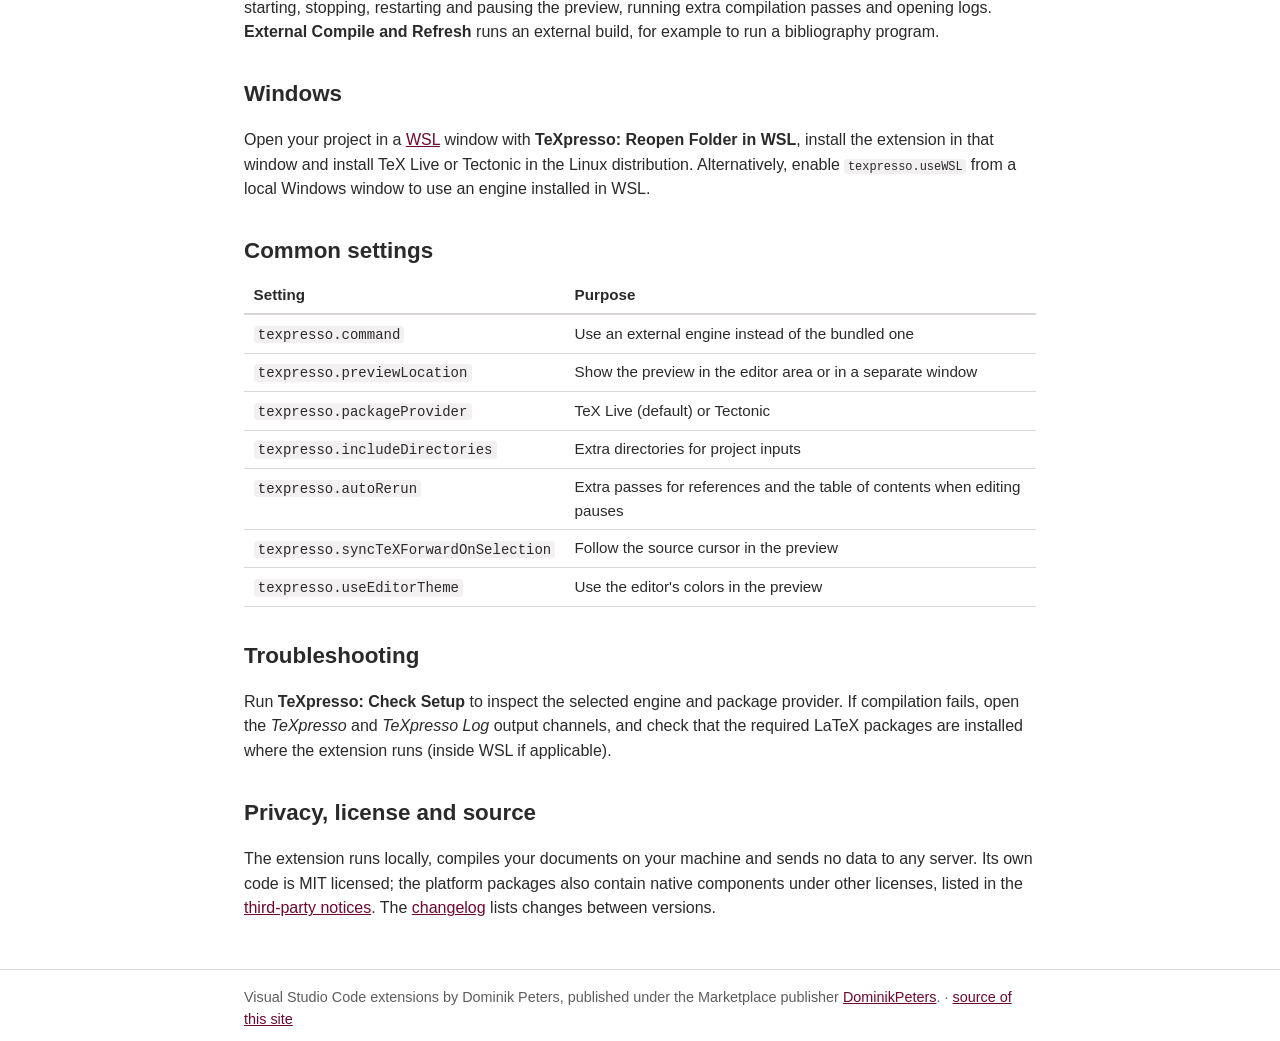
<file: extensions/texpresso/index.html>
<!DOCTYPE html>
<html lang="en">

<head>
    <meta charset="utf-8">
    <meta name="viewport" content="width=device-width, initial-scale=1">
    <title>TeXpresso for VS Code | Pref.Tools</title>
    <meta name="description" content="Live LaTeX preview in Visual Studio Code with bidirectional SyncTeX: what it does, how to install and use it.">
    <link rel="icon" href="/favicon.ico">
    <link rel="stylesheet" href="../style.css">
</head>

<body>
    <header>
        <div class="bar">
            <a href="/">Pref.Tools</a>
            <span class="sep">&rsaquo;</span>
            <a href="/extensions/">VS Code extensions</a><span class="sep">&rsaquo;</span> TeXpresso
        </div>
    </header>
    <main>
        <div class="ext-header">
            <img src="../img/texpresso-logo.png" alt="" width="96" height="96">
            <div>
                <h1>TeXpresso</h1>
                <p class="meta">Extension for Visual Studio Code &middot; version 2.0.0 &middot; Marketplace ID <code>DominikPeters.texpresso-basic</code></p>
            </div>
        </div>
        <p class="lead">Edit LaTeX with a live preview beside your source. The preview updates as you type, and you can jump between source and PDF in both directions with SyncTeX. It can be used alongside other LaTeX extensions such as LaTeX Workshop.</p>
        <p class="actions">
            <a class="button" href="https://marketplace.visualstudio.com/items?itemName=DominikPeters.texpresso-basic">Install from the VS Code Marketplace</a>
            <a class="button secondary" href="https://github.com/DominikPeters/texpresso-vscode">Source code on GitHub</a>
            <a class="button secondary" href="https://github.com/DominikPeters/texpresso-vscode/issues">Report an issue</a>
        </p>
        <p><img class="shot " src="../img/texpresso-demo.gif" alt="TeXpresso preview beside a LaTeX source file, updating as the source is edited" loading="lazy"></p>
        <h2>What it does</h2>
        <ul>
            <li><strong>Live rendering.</strong> The preview updates immediately as you edit, without a manual recompile.</li>
            <li><strong>Bidirectional SyncTeX.</strong> Jump from the cursor to the matching place in the preview, or Control/Command-click in the preview to jump to the source line.</li>
            <li><strong>Multi-file projects.</strong> Files pulled in with <code>\input</code> are tracked and changes are passed on to the engine.</li>
            <li><strong>Theme matching.</strong> Optionally render the preview with your editor's color theme.</li>
            <li><strong>Windows via WSL.</strong> The engine runs in the Windows Subsystem for Linux while the preview appears in VS Code on Windows.</li>
        </ul>

        <h2>How to use it</h2>
        <ol>
            <li>Install the extension, and a TeX package provider such as TeX Live or Tectonic, on the machine where the extension runs. For Tectonic, select it in the setting <code>texpresso.packageProvider</code>.</li>
            <li>Open a LaTeX document in VS Code.</li>
            <li>Open the Command Palette and run <strong>TeXpresso: Start Document</strong>. The preview opens beside your source and updates as you edit.</li>
        </ol>
        <p>The macOS and Linux packages include the TeXpresso engine. The universal package needs a <a href="https://github.com/let-def/texpresso/blob/main/INSTALL.md">separately installed engine</a>. Leave <code>texpresso.command</code> empty to use the bundled engine, or set it to your own executable.</p>
        <p>For projects with several files, add a <code>% !TeX root = ../main.tex</code> comment or run <strong>TeXpresso: Select Main Document</strong>; the choice is remembered per workspace folder.</p>

        <h2>Preview controls</h2>
        <p>The preview toolbar navigates pages, adjusts zoom and fit, pauses or restarts compilation and opens the compiler output. Pinch or Control/Command-scroll zooms. Hyperlinks in the document are clickable. The magnifier button (or <kbd>M</kbd> while the preview has focus) turns on a loupe. The status-bar entry opens controls for starting, stopping, restarting and pausing the preview, running extra compilation passes and opening logs. <strong>External Compile and Refresh</strong> runs an external build, for example to run a bibliography program.</p>

        <h2>Windows</h2>
        <p>Open your project in a <a href="https://code.visualstudio.com/docs/remote/wsl">WSL</a> window with <strong>TeXpresso: Reopen Folder in WSL</strong>, install the extension in that window and install TeX Live or Tectonic in the Linux distribution. Alternatively, enable <code>texpresso.useWSL</code> from a local Windows window to use an engine installed in WSL.</p>

        <h2>Common settings</h2>
        <table>
            <tr><th>Setting</th><th>Purpose</th></tr>
            <tr><td><code>texpresso.command</code></td><td>Use an external engine instead of the bundled one</td></tr>
            <tr><td><code>texpresso.previewLocation</code></td><td>Show the preview in the editor area or in a separate window</td></tr>
            <tr><td><code>texpresso.packageProvider</code></td><td>TeX Live (default) or Tectonic</td></tr>
            <tr><td><code>texpresso.includeDirectories</code></td><td>Extra directories for project inputs</td></tr>
            <tr><td><code>texpresso.autoRerun</code></td><td>Extra passes for references and the table of contents when editing pauses</td></tr>
            <tr><td><code>texpresso.syncTeXForwardOnSelection</code></td><td>Follow the source cursor in the preview</td></tr>
            <tr><td><code>texpresso.useEditorTheme</code></td><td>Use the editor's colors in the preview</td></tr>
        </table>

        <h2>Troubleshooting</h2>
        <p>Run <strong>TeXpresso: Check Setup</strong> to inspect the selected engine and package provider. If compilation fails, open the <em>TeXpresso</em> and <em>TeXpresso Log</em> output channels, and check that the required LaTeX packages are installed where the extension runs (inside WSL if applicable).</p>

        <h2>Privacy, license and source</h2>
        <p>The extension runs locally, compiles your documents on your machine and sends no data to any server. Its own code is MIT licensed; the platform packages also contain native components under other licenses, listed in the <a href="https://github.com/DominikPeters/texpresso-vscode/blob/HEAD/THIRD-PARTY-NOTICES.txt">third-party notices</a>. The <a href="https://github.com/DominikPeters/texpresso-vscode/blob/HEAD/CHANGELOG.md">changelog</a> lists changes between versions.</p>
    </main>
    <footer>
        <p>
            Visual Studio Code extensions by Dominik Peters, published under the Marketplace publisher
            <a href="https://marketplace.visualstudio.com/publishers/DominikPeters">DominikPeters</a>.
            &middot; <a href="https://github.com/DominikPeters/pref-tools-landing-page">source of this site</a>
        </p>
    </footer>
</body>

</html>
</file>
<file: extensions/style.css>
:root {
    --main-color: rgb(111, 7, 47);
    --text: #2a2a2a;
    --muted: #5d5d5d;
    --line: #dcd6d9;
    --code-bg: #f3f0f1;
}

* {
    box-sizing: border-box;
}

body {
    margin: 0;
    font-family: -apple-system, BlinkMacSystemFont, 'Segoe UI', Roboto, Oxygen, Ubuntu, Cantarell, 'Open Sans', 'Helvetica Neue', sans-serif;
    line-height: 1.55;
    color: var(--text);
    background: #fff;
}

header {
    background: var(--main-color);
    color: white;
}

.bar {
    max-width: 52rem;
    margin: 0 auto;
    padding: 0.9rem 1.25rem;
}

.bar a {
    color: white;
    font-weight: 600;
    text-decoration: none;
}

.bar a:hover {
    text-decoration: underline;
}

.bar .sep {
    margin: 0 0.35em;
    opacity: 0.7;
}

main {
    max-width: 52rem;
    margin: 0 auto;
    padding: 1.5rem 1.25rem 2rem;
}

h1 {
    font-size: 2rem;
    line-height: 1.2;
    margin: 0 0 0.3rem;
}

h2 {
    font-size: 1.4rem;
    margin: 2rem 0 0.5rem;
}

h3 {
    font-size: 1.1rem;
    margin: 1.4rem 0 0.3rem;
}

a {
    color: var(--main-color);
}

.lead {
    font-size: 1.1rem;
    color: var(--muted);
}

.meta {
    margin: 0;
    color: var(--muted);
    font-size: 0.92rem;
}

.ext-header {
    display: flex;
    align-items: center;
    gap: 1rem;
    margin-bottom: 0.8rem;
}

.ext-header img {
    flex: none;
    border-radius: 12px;
}

.actions {
    display: flex;
    flex-wrap: wrap;
    gap: 0.6rem;
    margin: 1rem 0 1.5rem;
}

.button {
    display: inline-block;
    padding: 0.5rem 0.9rem;
    border: 1px solid var(--main-color);
    border-radius: 4px;
    background: var(--main-color);
    color: white;
    text-decoration: none;
    font-weight: 600;
}

.button.secondary {
    background: white;
    color: var(--main-color);
}

.button:hover {
    text-decoration: underline;
}

.shot {
    display: block;
    max-width: 100%;
    height: auto;
    border: 1px solid var(--line);
    border-radius: 6px;
}

.shot.small {
    max-width: 24rem;
}

code,
kbd {
    background: var(--code-bg);
    border-radius: 3px;
    padding: 0.05em 0.3em;
    font-size: 0.92em;
}

pre {
    background: var(--code-bg);
    border-radius: 6px;
    padding: 0.8rem 1rem;
    overflow-x: auto;
    font-size: 0.9rem;
}

table {
    width: 100%;
    border-collapse: collapse;
    margin: 0.5rem 0 1rem;
    font-size: 0.95rem;
}

th,
td {
    text-align: left;
    vertical-align: top;
    padding: 0.4rem 0.6rem;
    border-bottom: 1px solid var(--line);
}

th {
    border-bottom-width: 2px;
}

.ext-card {
    display: flex;
    gap: 1rem;
    align-items: flex-start;
    padding: 1rem 0;
    border-bottom: 1px solid var(--line);
}

.ext-card img {
    flex: none;
    border-radius: 10px;
}

.ext-card h2 {
    margin: 0 0 0.2rem;
    font-size: 1.25rem;
}

.ext-card p {
    margin: 0 0 0.4rem;
}

footer {
    border-top: 1px solid var(--line);
    color: var(--muted);
    font-size: 0.9rem;
}

footer p {
    max-width: 52rem;
    margin: 0 auto;
    padding: 1rem 1.25rem;
}
</file>
